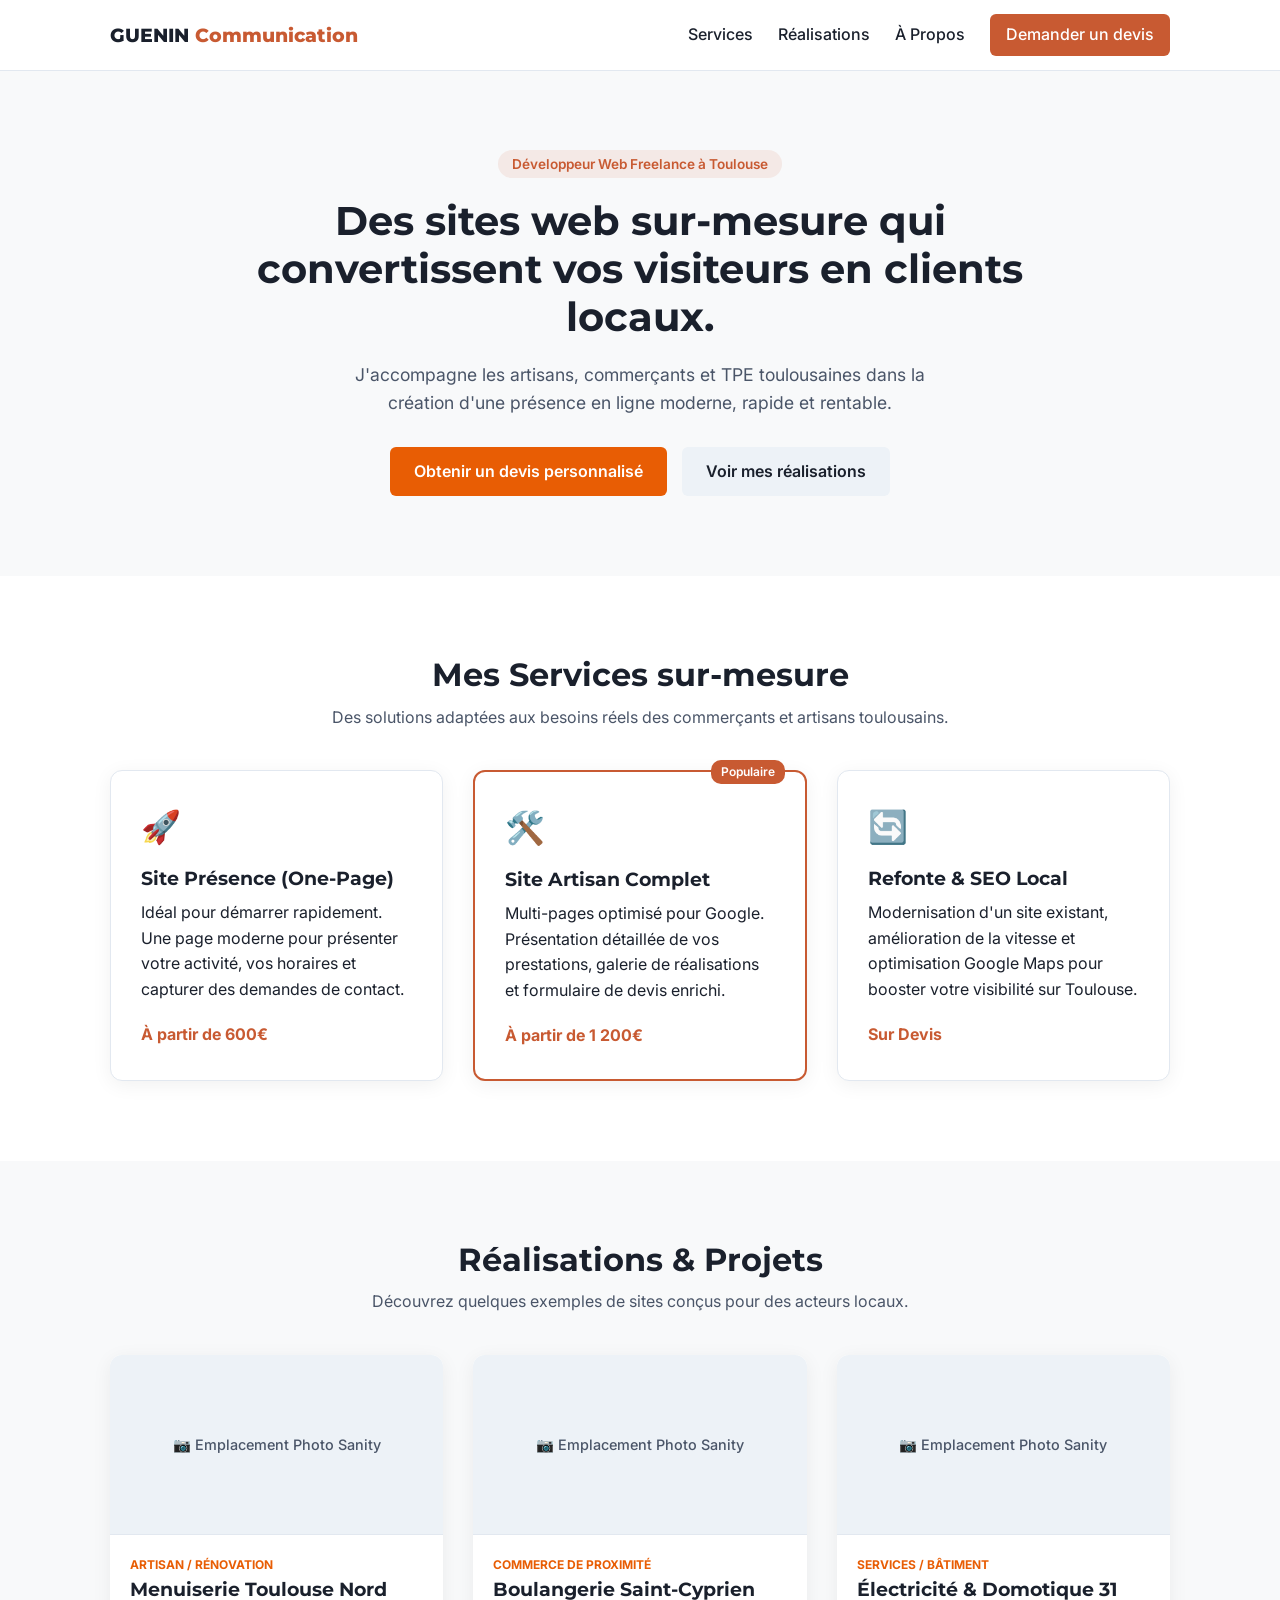
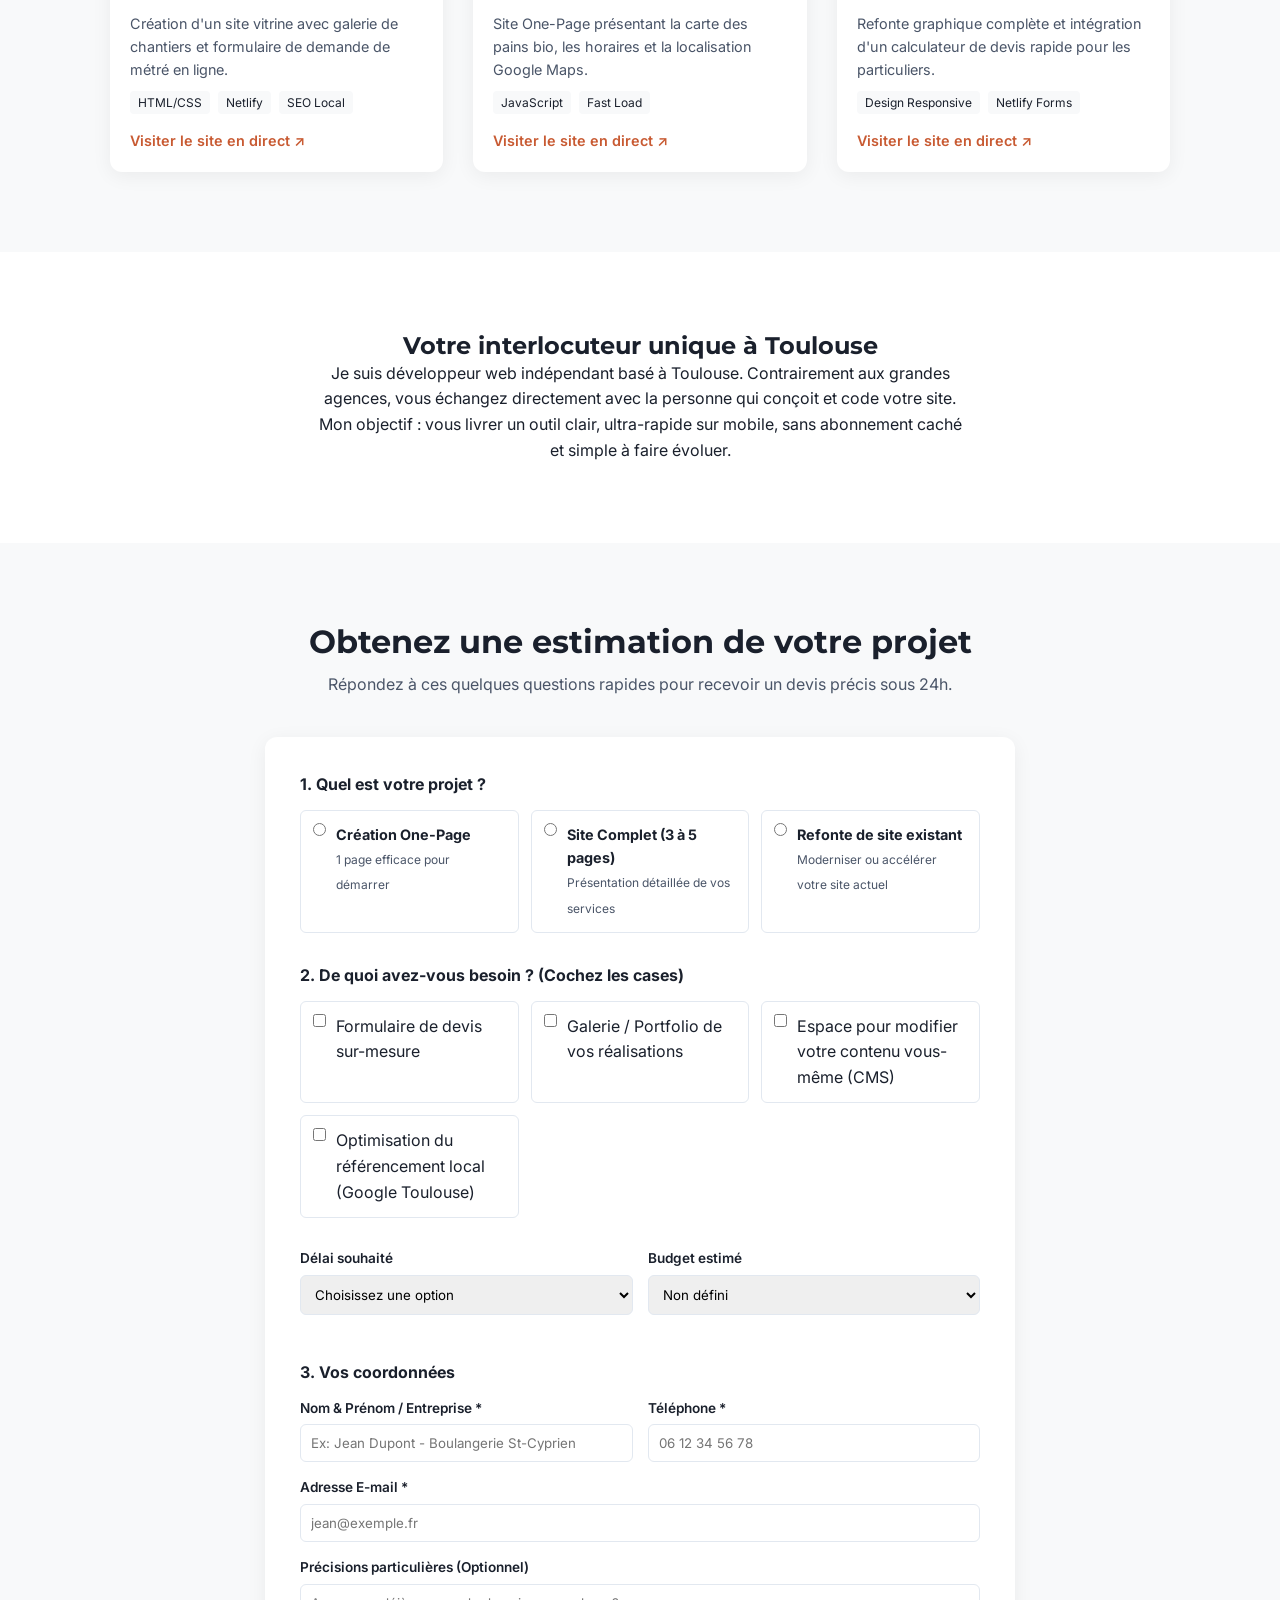
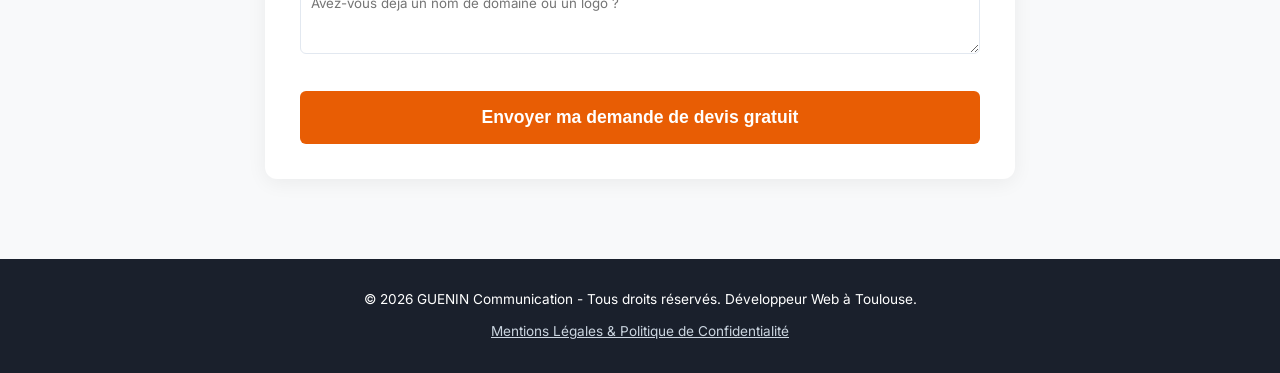
<file: codes/index.html>
<!DOCTYPE html>
<html lang="fr">
<head>
    <meta charset="UTF-8">
    <meta name="viewport" content="width=device-width, initial-scale=1.0">
    <title>GUENIN Communication | Création de sites web à Toulouse</title>
    <meta name="description" content="Création de sites web performants et sur-mesure pour les artisans et commerçants à Toulouse.">
    
    <!-- Polices Google Fonts -->
    <link rel="preconnect" href="https://fonts.googleapis.com">
    <link rel="preconnect" href="https://fonts.gstatic.com" crossorigin>
    <link href="https://fonts.googleapis.com/css2?family=Inter:wght@400;500;600;700&family=Montserrat:wght@700;800&display=swap" rel="stylesheet">
    
    <link rel="stylesheet" href="style.css">
</head>
<body>

    <!-- Header / Navigation -->
    <header class="header">
        <div class="container nav-container">
            <a href="#" class="logo">GUENIN <span>Communication</span></a>
            <nav class="nav-menu">
                <ul>
                    <li><a href="#services">Services</a></li>
                    <li><a href="#portfolio">Réalisations</a></li>
                    <li><a href="#a-propos">À Propos</a></li>
                    <li><a href="#contact" class="btn btn-nav">Demander un devis</a></li>
                </ul>
            </nav>
        </div>
    </header>

    <!-- Hero Section -->
    <section class="hero">
        <div class="container hero-content">
            <span class="badge">Développeur Web Freelance à Toulouse</span>
            <h1>Des sites web sur-mesure qui convertissent vos visiteurs en <strong>clients locaux</strong>.</h1>
            <p>J'accompagne les artisans, commerçants et TPE toulousaines dans la création d'une présence en ligne moderne, rapide et rentable.</p>
            <div class="hero-buttons">
                <a href="#contact" class="btn btn-primary">Obtenir un devis personnalisé</a>
                <a href="#portfolio" class="btn btn-secondary">Voir mes réalisations</a>
            </div>
        </div>
    </section>

    <!-- Section Services -->
    <section id="services" class="services-section">
        <div class="container">
            <div class="section-title">
                <h2>Mes Services sur-mesure</h2>
                <p>Des solutions adaptées aux besoins réels des commerçants et artisans toulousains.</p>
            </div>
            
            <div class="services-grid">
                <div class="service-card">
                    <div class="service-icon">🚀</div>
                    <h3>Site Présence (One-Page)</h3>
                    <p>Idéal pour démarrer rapidement. Une page moderne pour présenter votre activité, vos horaires et capturer des demandes de contact.</p>
                    <span class="service-price">À partir de 600€</span>
                </div>

                <div class="service-card featured">
                    <span class="card-badge">Populaire</span>
                    <div class="service-icon">🛠️</div>
                    <h3>Site Artisan Complet</h3>
                    <p>Multi-pages optimisé pour Google. Présentation détaillée de vos prestations, galerie de réalisations et formulaire de devis enrichi.</p>
                    <span class="service-price">À partir de 1 200€</span>
                </div>

                <div class="service-card">
                    <div class="service-icon">🔄</div>
                    <h3>Refonte & SEO Local</h3>
                    <p>Modernisation d'un site existant, amélioration de la vitesse et optimisation Google Maps pour booster votre visibilité sur Toulouse.</p>
                    <span class="service-price">Sur Devis</span>
                </div>
            </div>
        </div>
    </section>

    <!-- Section Portfolio (Prêt pour Sanity CMS) -->
    <section id="portfolio" class="portfolio-section">
        <div class="container">
            <div class="section-title">
                <h2>Réalisations & Projets</h2>
                <p>Découvrez quelques exemples de sites conçus pour des acteurs locaux.</p>
            </div>

            <div class="portfolio-grid" id="sanity-portfolio-container">
                <!-- Projet 1 -->
                <article class="project-card" data-sanity-id="project-1">
                    <div class="project-image-placeholder">
                        <span class="placeholder-text">📷 Emplacement Photo Sanity</span>
                    </div>
                    <div class="project-content">
                        <span class="project-category">Artisan / Rénovation</span>
                        <h3>Menuiserie Toulouse Nord</h3>
                        <p>Création d'un site vitrine avec galerie de chantiers et formulaire de demande de métré en ligne.</p>
                        <div class="project-tags">
                            <span>HTML/CSS</span>
                            <span>Netlify</span>
                            <span>SEO Local</span>
                        </div>
                        <!-- Met la vraie URL du site client dans href="" ci-dessous -->
                        <a href="https://exemple.com" target="_blank" rel="noopener" class="project-link">Visiter le site en direct ↗</a>
                    </div>
                </article>

                <!-- Projet 2 -->
                <article class="project-card" data-sanity-id="project-2">
                    <div class="project-image-placeholder">
                        <span class="placeholder-text">📷 Emplacement Photo Sanity</span>
                    </div>
                    <div class="project-content">
                        <span class="project-category">Commerce de Proximité</span>
                        <h3>Boulangerie Saint-Cyprien</h3>
                        <p>Site One-Page présentant la carte des pains bio, les horaires et la localisation Google Maps.</p>
                        <div class="project-tags">
                            <span>JavaScript</span>
                            <span>Fast Load</span>
                        </div>
                        <a href="https://exemple.com" target="_blank" rel="noopener" class="project-link">Visiter le site en direct ↗</a>
                    </div>
                </article>

                <!-- Projet 3 -->
                <article class="project-card" data-sanity-id="project-3">
                    <div class="project-image-placeholder">
                        <span class="placeholder-text">📷 Emplacement Photo Sanity</span>
                    </div>
                    <div class="project-content">
                        <span class="project-category">Services / Bâtiment</span>
                        <h3>Électricité & Domotique 31</h3>
                        <p>Refonte graphique complète et intégration d'un calculateur de devis rapide pour les particuliers.</p>
                        <div class="project-tags">
                            <span>Design Responsive</span>
                            <span>Netlify Forms</span>
                        </div>
                        <a href="https://exemple.com" target="_blank" rel="noopener" class="project-link">Visiter le site en direct ↗</a>
                    </div>
                </article>
            </div>
        </div>
    </section>

    <!-- Section À Propos -->
    <section id="a-propos" class="about-section">
        <div class="container about-container">
            <div class="about-text">
                <h2>Votre interlocuteur unique à Toulouse</h2>
                <p>Je suis développeur web indépendant basé à Toulouse. Contrairement aux grandes agences, vous échangez directement avec la personne qui conçoit et code votre site.</p>
                <p>Mon objectif : vous livrer un outil clair, ultra-rapide sur mobile, sans abonnement caché et simple à faire évoluer.</p>
            </div>
        </div>
    </section>

    <!-- Section Formulaire Devis Enrichi -->
    <section id="contact" class="contact-section">
        <div class="container">
            <div class="section-title">
                <h2>Obtenez une estimation de votre projet</h2>
                <p>Répondez à ces quelques questions rapides pour recevoir un devis précis sous 24h.</p>
            </div>

            <form name="devis-artisan" method="POST" data-netlify="true" class="devis-form">
                <input type="hidden" name="form-name" value="devis-artisan">

                <!-- Étape 1 : Le Type de Projet -->
                <div class="form-step">
                    <label class="step-title">1. Quel est votre projet ?</label>
                    <div class="options-grid">
                        <label class="option-card">
                            <input type="radio" name="type_projet" value="creation_onepage" required>
                            <span class="card-content">
                                <strong>Création One-Page</strong>
                                <small>1 page efficace pour démarrer</small>
                            </span>
                        </label>
                        <label class="option-card">
                            <input type="radio" name="type_projet" value="creation_multipages">
                            <span class="card-content">
                                <strong>Site Complet (3 à 5 pages)</strong>
                                <small>Présentation détaillée de vos services</small>
                            </span>
                        </label>
                        <label class="option-card">
                            <input type="radio" name="type_projet" value="refonte">
                            <span class="card-content">
                                <strong>Refonte de site existant</strong>
                                <small>Moderniser ou accélérer votre site actuel</small>
                            </span>
                        </label>
                    </div>
                </div>

                <!-- Étape 2 : Les Fonctionnalités -->
                <div class="form-step">
                    <label class="step-title">2. De quoi avez-vous besoin ? (Cochez les cases)</label>
                    <div class="checkbox-grid">
                        <label class="checkbox-card">
                            <input type="checkbox" name="features[]" value="formulaire_sur_mesure">
                            <span>Formulaire de devis sur-mesure</span>
                        </label>
                        <label class="checkbox-card">
                            <input type="checkbox" name="features[]" value="galerie_photos">
                            <span>Galerie / Portfolio de vos réalisations</span>
                        </label>
                        <label class="checkbox-card">
                            <input type="checkbox" name="features[]" value="cms_sanity">
                            <span>Espace pour modifier votre contenu vous-même (CMS)</span>
                        </label>
                        <label class="checkbox-card">
                            <input type="checkbox" name="features[]" value="seo_toulouse">
                            <span>Optimisation du référencement local (Google Toulouse)</span>
                        </label>
                    </div>
                </div>

                <!-- Étape 3 : Délais & Budget -->
                <div class="form-step">
                    <div class="form-row">
                        <div class="form-group">
                            <label for="delai">Délai souhaité</label>
                            <select id="delai" name="delai" required>
                                <option value="" disabled selected>Choisissez une option</option>
                                <option value="urgent">Très urgent (moins de 2 semaines)</option>
                                <option value="1_mois">D'ici 1 mois</option>
                                <option value="pas_pres">Pas de date fixe</option>
                            </select>
                        </div>
                        <div class="form-group">
                            <label for="budget">Budget estimé</label>
                            <select id="budget" name="budget">
                                <option value="non_defini">Non défini</option>
                                <option value="500_1000">500€ - 1 000€</option>
                                <option value="1000_2000">1 000€ - 2 000€</option>
                                <option value="2000_plus">Plus de 2 000€</option>
                            </select>
                        </div>
                    </div>
                </div>

                <!-- Étape 4 : Coordonnées -->
                <div class="form-step">
                    <label class="step-title">3. Vos coordonnées</label>
                    <div class="form-row">
                        <div class="form-group">
                            <label for="nom">Nom & Prénom / Entreprise *</label>
                            <input type="text" id="nom" name="nom" placeholder="Ex: Jean Dupont - Boulangerie St-Cyprien" required>
                        </div>
                        <div class="form-group">
                            <label for="telephone">Téléphone *</label>
                            <input type="tel" id="telephone" name="telephone" placeholder="06 12 34 56 78" required>
                        </div>
                    </div>
                    <div class="form-group">
                        <label for="email">Adresse E-mail *</label>
                        <input type="email" id="email" name="email" placeholder="jean@exemple.fr" required>
                    </div>
                    <div class="form-group">
                        <label for="message">Précisions particulières (Optionnel)</label>
                        <textarea id="message" name="message" rows="3" placeholder="Avez-vous déjà un nom de domaine ou un logo ?"></textarea>
                    </div>
                </div>

                <button type="submit" class="btn btn-primary btn-block">Envoyer ma demande de devis gratuit</button>
            </form>
        </div>
    </section>

    <!-- Footer -->
    <footer class="footer">
        <div class="container footer-content">
            <p>&copy; 2026 GUENIN Communication - Tous droits réservés. Développeur Web à Toulouse.</p>
            <p class="footer-links">
                <a href="mentions-legales.html">Mentions Légales & Politique de Confidentialité</a>
            </p>
        </div>
    </footer>

</body>
</html>
</file>
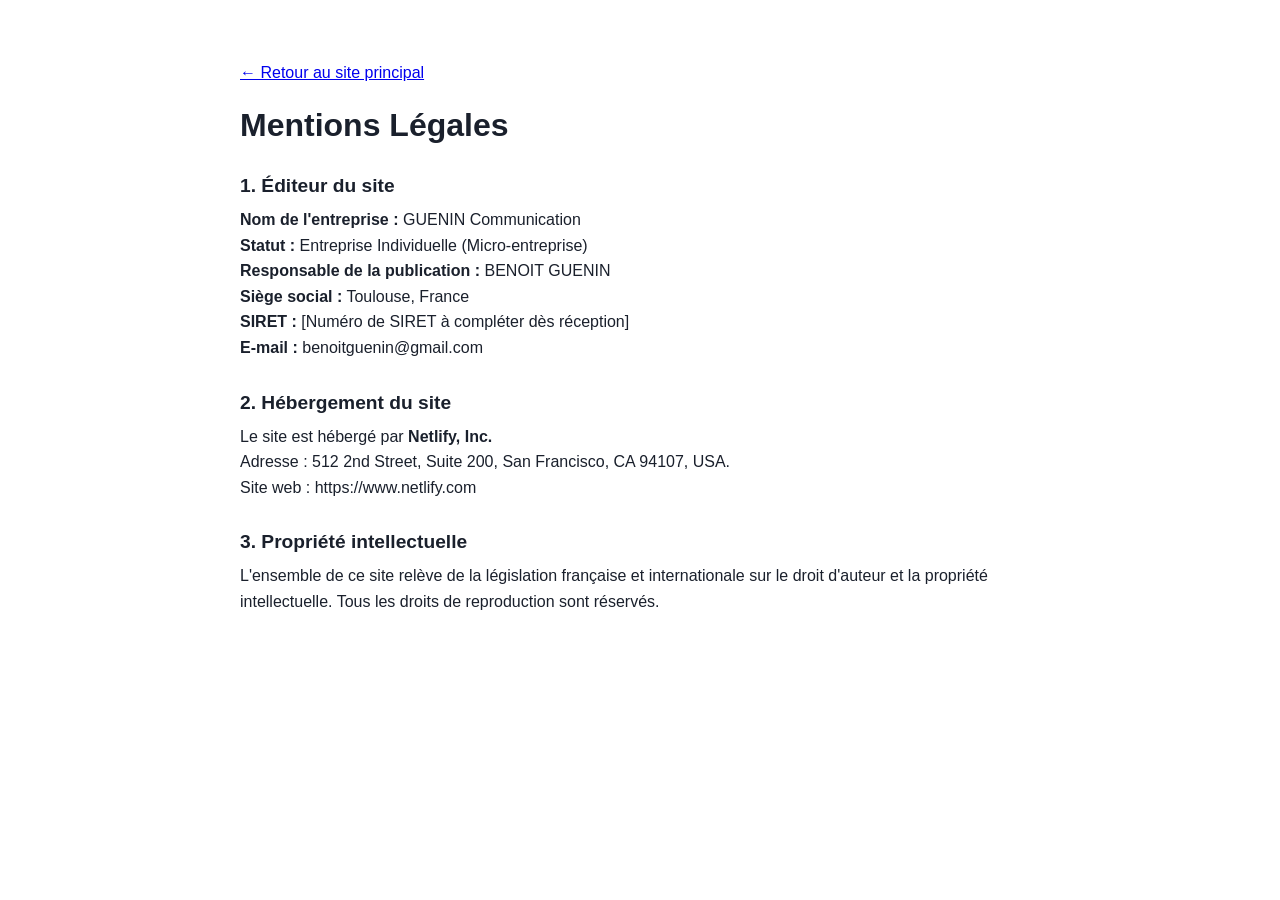
<file: mentions-legales.html>
<!DOCTYPE html>
<html lang="fr">
<head>
    <meta charset="UTF-8">
    <meta name="viewport" content="width=device-width, initial-scale=1.0">
    <title>Mentions Légales | GUENIN Communication</title>
    <link rel="stylesheet" href="style.css">
    <style>
        .legal-page { padding: 60px 0; max-width: 800px; margin: 0 auto; }
        .legal-page h1 { margin-bottom: 20px; }
        .legal-page h2 { margin-top: 30px; margin-bottom: 10px; font-size: 1.2rem; }
    </style>
</head>
<body>
    <div class="container legal-page">
        <a href="index.html">← Retour au site principal</a>
        <h1 style="margin-top: 20px;">Mentions Légales</h1>

        <h2>1. Éditeur du site</h2>
        <p><strong>Nom de l'entreprise :</strong> GUENIN Communication</p>
        <p><strong>Statut :</strong> Entreprise Individuelle (Micro-entreprise)</p>
        <p><strong>Responsable de la publication :</strong> BENOIT GUENIN</p>
        <p><strong>Siège social :</strong> Toulouse, France</p>
        <p><strong>SIRET :</strong> [Numéro de SIRET à compléter dès réception]</p>
        <p><strong>E-mail :</strong> benoitguenin@gmail.com</p>

        <h2>2. Hébergement du site</h2>
        <p>Le site est hébergé par <strong>Netlify, Inc.</strong><br>
        Adresse : 512 2nd Street, Suite 200, San Francisco, CA 94107, USA.<br>
        Site web : https://www.netlify.com</p>

        <h2>3. Propriété intellectuelle</h2>
        <p>L'ensemble de ce site relève de la législation française et internationale sur le droit d'auteur et la propriété intellectuelle. Tous les droits de reproduction sont réservés.</p>
    </div>
</body>
</html>
</file>
<file: codes/style.css>
/* ==========================================================================
   Variables & Nuances (Terracotta Toulouse, Orange Vif, Grises)
   ========================================================================== */
:root {
    --primary-terracotta: #C85A32; /* Terracotta brique de Toulouse */
    --accent-orange: #E85D04;      /* Orange vif dynamique pour les boutons */
    --accent-orange-hover: #DC2F02;
    
    --bg-light: #FFFFFF;
    --bg-gray-soft: #F8F9FA;      /* Gris très clair pour alterner les sections */
    --bg-gray-card: #EDF2F7;      /* Gris carte et placeholders */
    
    --text-dark: #1A202C;          /* Anthracite profond */
    --text-muted: #4A5568;        /* Gris moyen lisible */
    --border-color: #E2E8F0;
    
    --font-heading: 'Montserrat', sans-serif;
    --font-body: 'Inter', sans-serif;
    
    --radius-sm: 6px;
    --radius-md: 12px;
    --shadow: 0 4px 20px rgba(0, 0, 0, 0.06);
}

/* Base & Reset */
* {
    margin: 0;
    padding: 0;
    box-sizing: border-box;
}

html {
    scroll-behavior: smooth;
}

/* Fix pour éviter que le header fixe ne masque le haut des sections lors des clics sur le menu */
section[id] {
    scroll-margin-top: 80px;
}

body {
    font-family: var(--font-body);
    color: var(--text-dark);
    background-color: var(--bg-light);
    line-height: 1.6;
}

.container {
    max-width: 1100px;
    margin: 0 auto;
    padding: 0 20px;
}

/* Typographie */
h1, h2, h3 {
    font-family: var(--font-heading);
    color: var(--text-dark);
    line-height: 1.2;
}

.section-title {
    text-align: center;
    margin-bottom: 40px;
}

.section-title h2 {
    font-size: 2rem;
    margin-bottom: 10px;
}

.section-title p {
    color: var(--text-muted);
}

/* Boutons */
.btn {
    display: inline-block;
    padding: 12px 24px;
    border-radius: var(--radius-sm);
    text-decoration: none;
    font-weight: 600;
    cursor: pointer;
    transition: all 0.2s ease;
    border: none;
}

.btn-primary {
    background-color: var(--accent-orange);
    color: #FFFFFF;
}

.btn-primary:hover {
    background-color: var(--accent-orange-hover);
    transform: translateY(-2px);
}

.btn-secondary {
    background-color: var(--bg-gray-card);
    color: var(--text-dark);
}

.btn-secondary:hover {
    background-color: #E2E8F0;
}

.btn-block {
    width: 100%;
    font-size: 1.1rem;
    padding: 16px;
}

/* Header & Nav */
.header {
    background-color: #FFFFFF;
    border-bottom: 1px solid var(--border-color);
    position: sticky;
    top: 0;
    z-index: 100;
}

.nav-container {
    display: flex;
    justify-content: space-between;
    align-items: center;
    height: 70px;
}

.logo {
    font-family: var(--font-heading);
    font-weight: 800;
    font-size: 1.2rem;
    color: var(--text-dark);
    text-decoration: none;
}

.logo span {
    color: var(--primary-terracotta);
}

.nav-menu ul {
    display: flex;
    list-style: none;
    align-items: center;
    gap: 25px;
}

.nav-menu a {
    text-decoration: none;
    color: var(--text-dark);
    font-weight: 500;
    transition: color 0.2s;
}

.nav-menu a:hover {
    color: var(--primary-terracotta);
}

.btn-nav {
    background-color: var(--primary-terracotta);
    color: #FFF !important;
    padding: 8px 16px;
}

/* Hero Section */
.hero {
    padding: 80px 0;
    background-color: var(--bg-gray-soft);
    text-align: center;
}

.badge {
    background-color: rgba(200, 90, 50, 0.1);
    color: var(--primary-terracotta);
    padding: 6px 14px;
    border-radius: 20px;
    font-size: 0.85rem;
    font-weight: 600;
}

.hero h1 {
    font-size: 2.5rem;
    margin: 20px 0;
    max-width: 800px;
    margin-left: auto;
    margin-right: auto;
}

.hero p {
    font-size: 1.1rem;
    color: var(--text-muted);
    max-width: 600px;
    margin: 0 auto 30px auto;
}

.hero-buttons {
    display: flex;
    justify-content: center;
    gap: 15px;
}

/* Services */
.services-section {
    padding: 80px 0;
}

.services-grid {
    display: grid;
    grid-template-columns: repeat(auto-fit, minmax(280px, 1fr));
    gap: 30px;
}

.service-card {
    background: var(--bg-light);
    border: 1px solid var(--border-color);
    padding: 30px;
    border-radius: var(--radius-md);
    position: relative;
    box-shadow: var(--shadow);
}

.service-card.featured {
    border: 2px solid var(--primary-terracotta);
}

.card-badge {
    position: absolute;
    top: -12px;
    right: 20px;
    background: var(--primary-terracotta);
    color: #FFF;
    font-size: 0.75rem;
    padding: 2px 10px;
    border-radius: 10px;
    font-weight: 600;
}

.service-icon {
    font-size: 2rem;
    margin-bottom: 15px;
}

.service-card h3 {
    margin-bottom: 10px;
}

.service-price {
    display: block;
    margin-top: 20px;
    font-weight: 700;
    color: var(--primary-terracotta);
}

/* Portfolio Section (Sanity Placeholders) */
.portfolio-section {
    padding: 80px 0;
    background-color: var(--bg-gray-soft);
}

.portfolio-grid {
    display: grid;
    grid-template-columns: repeat(auto-fit, minmax(300px, 1fr));
    gap: 30px;
}

.project-card {
    background: #FFF;
    border-radius: var(--radius-md);
    overflow: hidden;
    box-shadow: var(--shadow);
    display: flex;
    flex-direction: column;
}

.project-image-placeholder {
    height: 180px;
    background-color: var(--bg-gray-card);
    display: flex;
    align-items: center;
    justify-content: center;
    border-bottom: 1px solid var(--border-color);
}

.placeholder-text {
    color: var(--text-muted);
    font-size: 0.9rem;
    font-weight: 500;
}

.project-content {
    padding: 20px;
    display: flex;
    flex-direction: column;
    flex-grow: 1;
}

.project-category {
    font-size: 0.75rem;
    text-transform: uppercase;
    color: var(--accent-orange);
    font-weight: 700;
    margin-bottom: 5px;
}

.project-content p {
    font-size: 0.9rem;
    color: var(--text-muted);
    margin: 10px 0;
}

.project-tags {
    display: flex;
    gap: 8px;
    margin-bottom: 15px;
}

.project-tags span {
    background: var(--bg-gray-soft);
    padding: 2px 8px;
    border-radius: 4px;
    font-size: 0.75rem;
}

.project-link {
    margin-top: auto;
    color: var(--primary-terracotta);
    text-decoration: none;
    font-weight: 600;
    font-size: 0.9rem;
}

.project-link:hover {
    text-decoration: underline;
}

/* About Section */
.about-section {
    padding: 80px 0;
}

.about-container {
    max-width: 700px;
    text-align: center;
}

/* Formulaire Devis Enrichi */
.contact-section {
    padding: 80px 0;
    background-color: var(--bg-gray-soft);
}

.devis-form {
    max-width: 750px;
    margin: 0 auto;
    background: #FFF;
    padding: 35px;
    border-radius: var(--radius-md);
    box-shadow: var(--shadow);
}

.form-step {
    margin-bottom: 30px;
}

.step-title {
    display: block;
    font-weight: 700;
    margin-bottom: 12px;
    font-size: 1rem;
}

.options-grid, .checkbox-grid {
    display: grid;
    grid-template-columns: repeat(auto-fit, minmax(200px, 1fr));
    gap: 12px;
}

.option-card, .checkbox-card {
    border: 1px solid var(--border-color);
    padding: 12px;
    border-radius: var(--radius-sm);
    cursor: pointer;
    display: flex;
    align-items: flex-start;
    gap: 10px;
    transition: background 0.2s;
}

.option-card:hover, .checkbox-card:hover {
    background-color: var(--bg-gray-soft);
}

.card-content strong {
    display: block;
    font-size: 0.9rem;
}

.card-content small {
    color: var(--text-muted);
    font-size: 0.75rem;
}

.form-row {
    display: grid;
    grid-template-columns: 1fr 1fr;
    gap: 15px;
}

.form-group {
    margin-bottom: 15px;
}

.form-group label {
    display: block;
    font-size: 0.85rem;
    font-weight: 600;
    margin-bottom: 5px;
}

.form-group input, .form-group select, .form-group textarea {
    width: 100%;
    padding: 10px;
    border: 1px solid var(--border-color);
    border-radius: var(--radius-sm);
    font-family: inherit;
}

/* Footer */
.footer {
    background: var(--text-dark);
    color: #FFF;
    padding: 30px 0;
    text-align: center;
    font-size: 0.85rem;
}

.footer-links a {
    color: #CBD5E0;
    text-decoration: underline;
    margin-top: 10px;
    display: inline-block;
}

/* Responsive Mobile */
@media (max-width: 768px) {
    .nav-menu { display: none; }
    .hero h1 { font-size: 1.8rem; }
    .form-row { grid-template-columns: 1fr; }
}
</file>
<file: style.css>
/* ==========================================================================
   Variables & Nuances (Terracotta Toulouse, Orange Vif, Grises)
   ========================================================================== */
:root {
    --primary-terracotta: #C85A32; /* Terracotta brique de Toulouse */
    --accent-orange: #E85D04;      /* Orange vif dynamique pour les boutons */
    --accent-orange-hover: #DC2F02;
    
    --bg-light: #FFFFFF;
    --bg-gray-soft: #F8F9FA;      /* Gris très clair pour alterner les sections */
    --bg-gray-card: #EDF2F7;      /* Gris carte et placeholders */
    
    --text-dark: #1A202C;          /* Anthracite profond */
    --text-muted: #4A5568;        /* Gris moyen lisible */
    --border-color: #E2E8F0;
    
    --font-heading: 'Montserrat', sans-serif;
    --font-body: 'Inter', sans-serif;
    
    --radius-sm: 6px;
    --radius-md: 12px;
    --shadow: 0 4px 20px rgba(0, 0, 0, 0.06);
}

/* Base & Reset */
* {
    margin: 0;
    padding: 0;
    box-sizing: border-box;
}

html {
    scroll-behavior: smooth;
}

/* Fix pour éviter que le header fixe ne masque le haut des sections lors des clics sur le menu */
section[id] {
    scroll-margin-top: 80px;
}

body {
    font-family: var(--font-body);
    color: var(--text-dark);
    background-color: var(--bg-light);
    line-height: 1.6;
}

.container {
    max-width: 1100px;
    margin: 0 auto;
    padding: 0 20px;
}

/* Typographie */
h1, h2, h3 {
    font-family: var(--font-heading);
    color: var(--text-dark);
    line-height: 1.2;
}

.section-title {
    text-align: center;
    margin-bottom: 40px;
}

.section-title h2 {
    font-size: 2rem;
    margin-bottom: 10px;
}

.section-title p {
    color: var(--text-muted);
}

/* Boutons */
.btn {
    display: inline-block;
    padding: 12px 24px;
    border-radius: var(--radius-sm);
    text-decoration: none;
    font-weight: 600;
    cursor: pointer;
    transition: all 0.2s ease;
    border: none;
}

.btn-primary {
    background-color: var(--accent-orange);
    color: #FFFFFF;
}

.btn-primary:hover {
    background-color: var(--accent-orange-hover);
    transform: translateY(-2px);
}

.btn-secondary {
    background-color: var(--bg-gray-card);
    color: var(--text-dark);
}

.btn-secondary:hover {
    background-color: #E2E8F0;
}

.btn-block {
    width: 100%;
    font-size: 1.1rem;
    padding: 16px;
}

/* Header & Nav */
.header {
    background-color: #FFFFFF;
    border-bottom: 1px solid var(--border-color);
    position: sticky;
    top: 0;
    z-index: 100;
}

.nav-container {
    display: flex;
    justify-content: space-between;
    align-items: center;
    height: 70px;
}

.logo {
    font-family: var(--font-heading);
    font-weight: 800;
    font-size: 1.2rem;
    color: var(--text-dark);
    text-decoration: none;
}

.logo span {
    color: var(--primary-terracotta);
}

.nav-menu ul {
    display: flex;
    list-style: none;
    align-items: center;
    gap: 25px;
}

.nav-menu a {
    text-decoration: none;
    color: var(--text-dark);
    font-weight: 500;
    transition: color 0.2s;
}

.nav-menu a:hover {
    color: var(--primary-terracotta);
}

.btn-nav {
    background-color: var(--primary-terracotta);
    color: #FFF !important;
    padding: 8px 16px;
}

/* Hero Section */
.hero {
    padding: 80px 0;
    background-color: var(--bg-gray-soft);
    text-align: center;
}

.badge {
    background-color: rgba(200, 90, 50, 0.1);
    color: var(--primary-terracotta);
    padding: 6px 14px;
    border-radius: 20px;
    font-size: 0.85rem;
    font-weight: 600;
}

.hero h1 {
    font-size: 2.5rem;
    margin: 20px 0;
    max-width: 800px;
    margin-left: auto;
    margin-right: auto;
}

.hero p {
    font-size: 1.1rem;
    color: var(--text-muted);
    max-width: 600px;
    margin: 0 auto 30px auto;
}

.hero-buttons {
    display: flex;
    justify-content: center;
    gap: 15px;
}

/* Services */
.services-section {
    padding: 80px 0;
}

.services-grid {
    display: grid;
    grid-template-columns: repeat(auto-fit, minmax(280px, 1fr));
    gap: 30px;
}

.service-card {
    background: var(--bg-light);
    border: 1px solid var(--border-color);
    padding: 30px;
    border-radius: var(--radius-md);
    position: relative;
    box-shadow: var(--shadow);
}

.service-card.featured {
    border: 2px solid var(--primary-terracotta);
}

.card-badge {
    position: absolute;
    top: -12px;
    right: 20px;
    background: var(--primary-terracotta);
    color: #FFF;
    font-size: 0.75rem;
    padding: 2px 10px;
    border-radius: 10px;
    font-weight: 600;
}

.service-icon {
    font-size: 2rem;
    margin-bottom: 15px;
}

.service-card h3 {
    margin-bottom: 10px;
}

.service-price {
    display: block;
    margin-top: 20px;
    font-weight: 700;
    color: var(--primary-terracotta);
}

/* Portfolio Section (Sanity Placeholders) */
.portfolio-section {
    padding: 80px 0;
    background-color: var(--bg-gray-soft);
}

.portfolio-grid {
    display: grid;
    grid-template-columns: repeat(auto-fit, minmax(300px, 1fr));
    gap: 30px;
}

.project-card {
    background: #FFF;
    border-radius: var(--radius-md);
    overflow: hidden;
    box-shadow: var(--shadow);
    display: flex;
    flex-direction: column;
}

.project-image-placeholder {
    height: 180px;
    background-color: var(--bg-gray-card);
    display: flex;
    align-items: center;
    justify-content: center;
    border-bottom: 1px solid var(--border-color);
}

.placeholder-text {
    color: var(--text-muted);
    font-size: 0.9rem;
    font-weight: 500;
}

.project-content {
    padding: 20px;
    display: flex;
    flex-direction: column;
    flex-grow: 1;
}

.project-category {
    font-size: 0.75rem;
    text-transform: uppercase;
    color: var(--accent-orange);
    font-weight: 700;
    margin-bottom: 5px;
}

.project-content p {
    font-size: 0.9rem;
    color: var(--text-muted);
    margin: 10px 0;
}

.project-tags {
    display: flex;
    gap: 8px;
    margin-bottom: 15px;
}

.project-tags span {
    background: var(--bg-gray-soft);
    padding: 2px 8px;
    border-radius: 4px;
    font-size: 0.75rem;
}

.project-link {
    margin-top: auto;
    color: var(--primary-terracotta);
    text-decoration: none;
    font-weight: 600;
    font-size: 0.9rem;
}

.project-link:hover {
    text-decoration: underline;
}

/* About Section */
.about-section {
    padding: 80px 0;
}

.about-container {
    max-width: 700px;
    text-align: center;
}

/* Formulaire Devis Enrichi */
.contact-section {
    padding: 80px 0;
    background-color: var(--bg-gray-soft);
}

.devis-form {
    max-width: 750px;
    margin: 0 auto;
    background: #FFF;
    padding: 35px;
    border-radius: var(--radius-md);
    box-shadow: var(--shadow);
}

.form-step {
    margin-bottom: 30px;
}

.step-title {
    display: block;
    font-weight: 700;
    margin-bottom: 12px;
    font-size: 1rem;
}

.options-grid, .checkbox-grid {
    display: grid;
    grid-template-columns: repeat(auto-fit, minmax(200px, 1fr));
    gap: 12px;
}

.option-card, .checkbox-card {
    border: 1px solid var(--border-color);
    padding: 12px;
    border-radius: var(--radius-sm);
    cursor: pointer;
    display: flex;
    align-items: flex-start;
    gap: 10px;
    transition: background 0.2s;
}

.option-card:hover, .checkbox-card:hover {
    background-color: var(--bg-gray-soft);
}

.card-content strong {
    display: block;
    font-size: 0.9rem;
}

.card-content small {
    color: var(--text-muted);
    font-size: 0.75rem;
}

.form-row {
    display: grid;
    grid-template-columns: 1fr 1fr;
    gap: 15px;
}

.form-group {
    margin-bottom: 15px;
}

.form-group label {
    display: block;
    font-size: 0.85rem;
    font-weight: 600;
    margin-bottom: 5px;
}

.form-group input, .form-group select, .form-group textarea {
    width: 100%;
    padding: 10px;
    border: 1px solid var(--border-color);
    border-radius: var(--radius-sm);
    font-family: inherit;
}

/* Footer */
.footer {
    background: var(--text-dark);
    color: #FFF;
    padding: 30px 0;
    text-align: center;
    font-size: 0.85rem;
}

.footer-links a {
    color: #CBD5E0;
    text-decoration: underline;
    margin-top: 10px;
    display: inline-block;
}

/* Responsive Mobile */
@media (max-width: 768px) {
    .nav-menu { display: none; }
    .hero h1 { font-size: 1.8rem; }
    .form-row { grid-template-columns: 1fr; }
}
</file>
